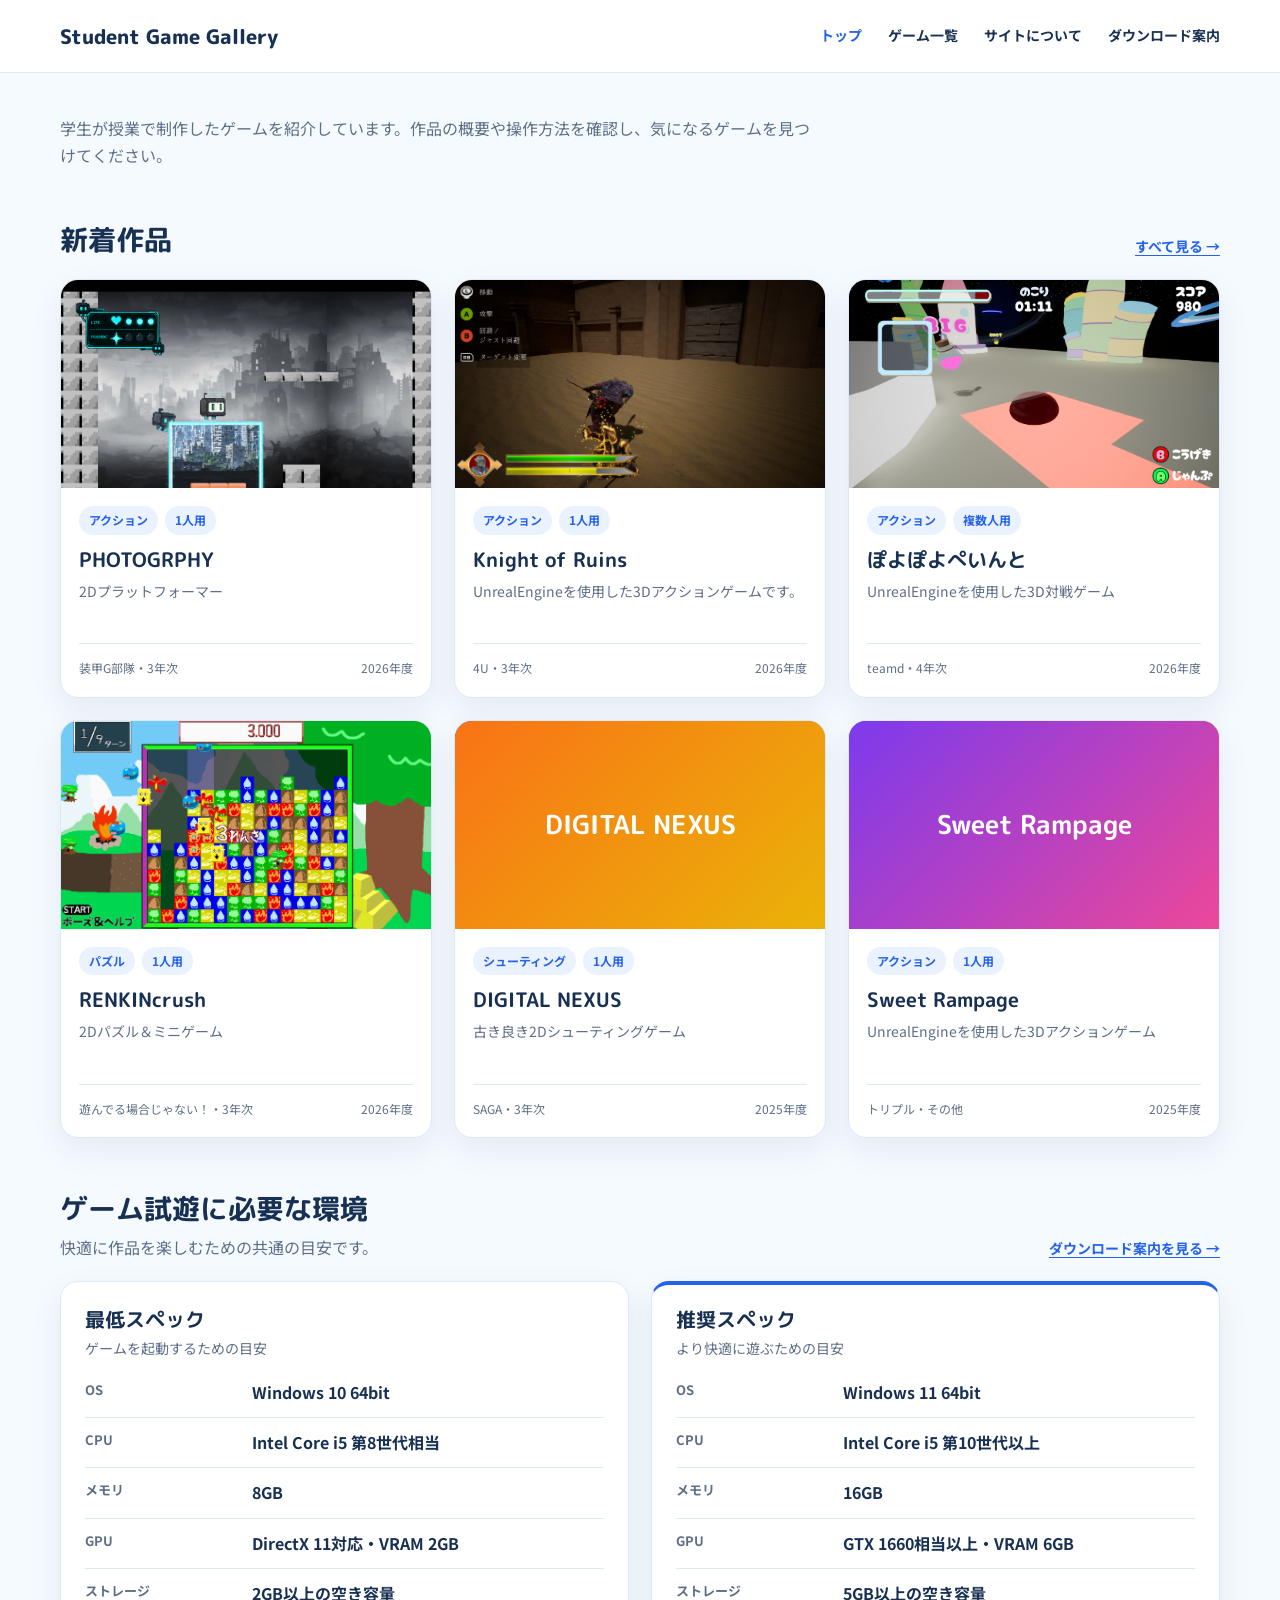
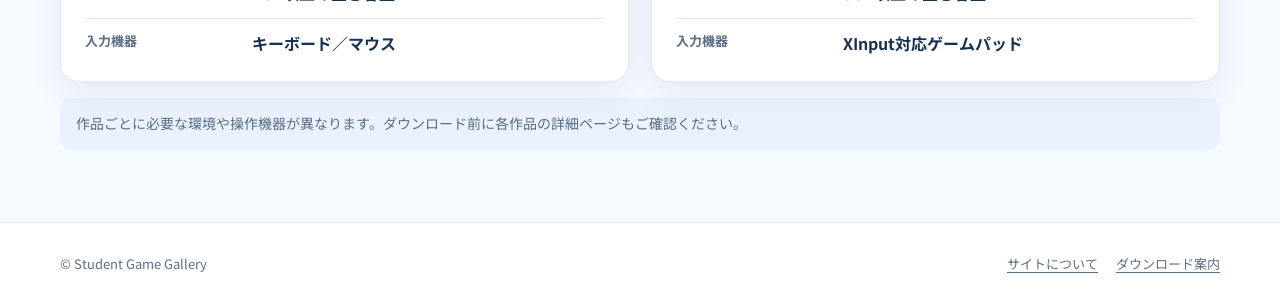
<file: index.html>
<!doctype html>
<html lang="ja">
<head>
  <meta charset="utf-8"><meta name="viewport" content="width=device-width, initial-scale=1">
  <title>Student Game Gallery</title>
  <meta name="description" content="授業で制作された学生ゲーム作品を紹介するギャラリーです。">
  <link rel="icon" type="image/svg+xml" href="data:image/svg+xml,%3Csvg xmlns='http://www.w3.org/2000/svg' viewBox='0 0 64 64'%3E%3Crect width='64' height='64' rx='16' fill='%232563eb'/%3E%3Cpath d='M19 24h26l6 18c1 4-4 7-7 4l-6-6H26l-6 6c-3 3-8 0-7-4l6-18Z' fill='white'/%3E%3Cpath d='M25 30v8M21 34h8' stroke='%232563eb' stroke-width='3' stroke-linecap='round'/%3E%3Ccircle cx='40' cy='32' r='2' fill='%23f59e0b'/%3E%3Ccircle cx='44' cy='37' r='2' fill='%23f59e0b'/%3E%3C/svg%3E">
  <link rel="stylesheet" href="assets/css/common.css"><link rel="stylesheet" href="assets/css/components.css"><link rel="stylesheet" href="assets/css/pages.css">
</head>
<body>
  <a class="skip-link" href="#main">本文へ移動</a>
  <header class="site-header"><div class="header-inner"><a class="site-title" href="index.html">Student Game Gallery</a><button class="nav-toggle" type="button" aria-label="メニューを開閉" aria-expanded="false" data-nav-toggle>☰</button><nav class="site-nav" aria-label="メインナビゲーション" data-site-nav><a href="index.html" aria-current="page">トップ</a><a href="games.html">ゲーム一覧</a><a href="about.html">サイトについて</a><a href="download-guide.html">ダウンロード案内</a></nav></div></header>
  <main class="page-main" id="main"><div class="container">
    <p class="home-intro">学生が授業で制作したゲームを紹介しています。作品の概要や操作方法を確認し、気になるゲームを見つけてください。</p>
    <section class="section" data-pickup-section><div class="section-heading"><h1>ピックアップ作品</h1><a class="section-link" href="games.html">ゲーム一覧を見る →</a></div><div class="game-grid" data-pickup-games><p class="loading">作品を読み込んでいます…</p></div></section>
    <section class="section"><div class="section-heading"><h2>新着作品</h2><a class="section-link" href="games.html">すべて見る →</a></div><div class="game-grid" data-recent-games><p class="loading">作品を読み込んでいます…</p></div></section>
    <section class="section system-requirements" aria-labelledby="system-requirements-heading">
      <div class="section-heading"><div><h2 id="system-requirements-heading">ゲーム試遊に必要な環境</h2><p>快適に作品を楽しむための共通の目安です。</p></div><a class="section-link" href="download-guide.html">ダウンロード案内を見る →</a></div>
      <div class="requirements-grid">
        <article class="requirement-card"><h3>最低スペック</h3><p class="requirement-label">ゲームを起動するための目安</p><dl class="requirement-list"><div><dt>OS</dt><dd>Windows 10 64bit</dd></div><div><dt>CPU</dt><dd>Intel Core i5 第8世代相当</dd></div><div><dt>メモリ</dt><dd>8GB</dd></div><div><dt>GPU</dt><dd>DirectX 11対応・VRAM 2GB</dd></div><div><dt>ストレージ</dt><dd>2GB以上の空き容量</dd></div><div><dt>入力機器</dt><dd>キーボード／マウス</dd></div></dl></article>
        <article class="requirement-card is-recommended"><h3>推奨スペック</h3><p class="requirement-label">より快適に遊ぶための目安</p><dl class="requirement-list"><div><dt>OS</dt><dd>Windows 11 64bit</dd></div><div><dt>CPU</dt><dd>Intel Core i5 第10世代以上</dd></div><div><dt>メモリ</dt><dd>16GB</dd></div><div><dt>GPU</dt><dd>GTX 1660相当以上・VRAM 6GB</dd></div><div><dt>ストレージ</dt><dd>5GB以上の空き容量</dd></div><div><dt>入力機器</dt><dd>XInput対応ゲームパッド</dd></div></dl></article>
      </div>
      <p class="requirements-note">作品ごとに必要な環境や操作機器が異なります。ダウンロード前に各作品の詳細ページもご確認ください。</p>
    </section>
  </div></main>
  <footer class="site-footer"><div class="footer-inner"><span class="copyright">© Student Game Gallery</span><div class="footer-links"><a href="about.html">サイトについて</a><a href="download-guide.html">ダウンロード案内</a></div></div></footer>
  <script src="assets/js/site.js" defer></script><script type="module" src="assets/js/home.js"></script>
</body>
</html>
</file>
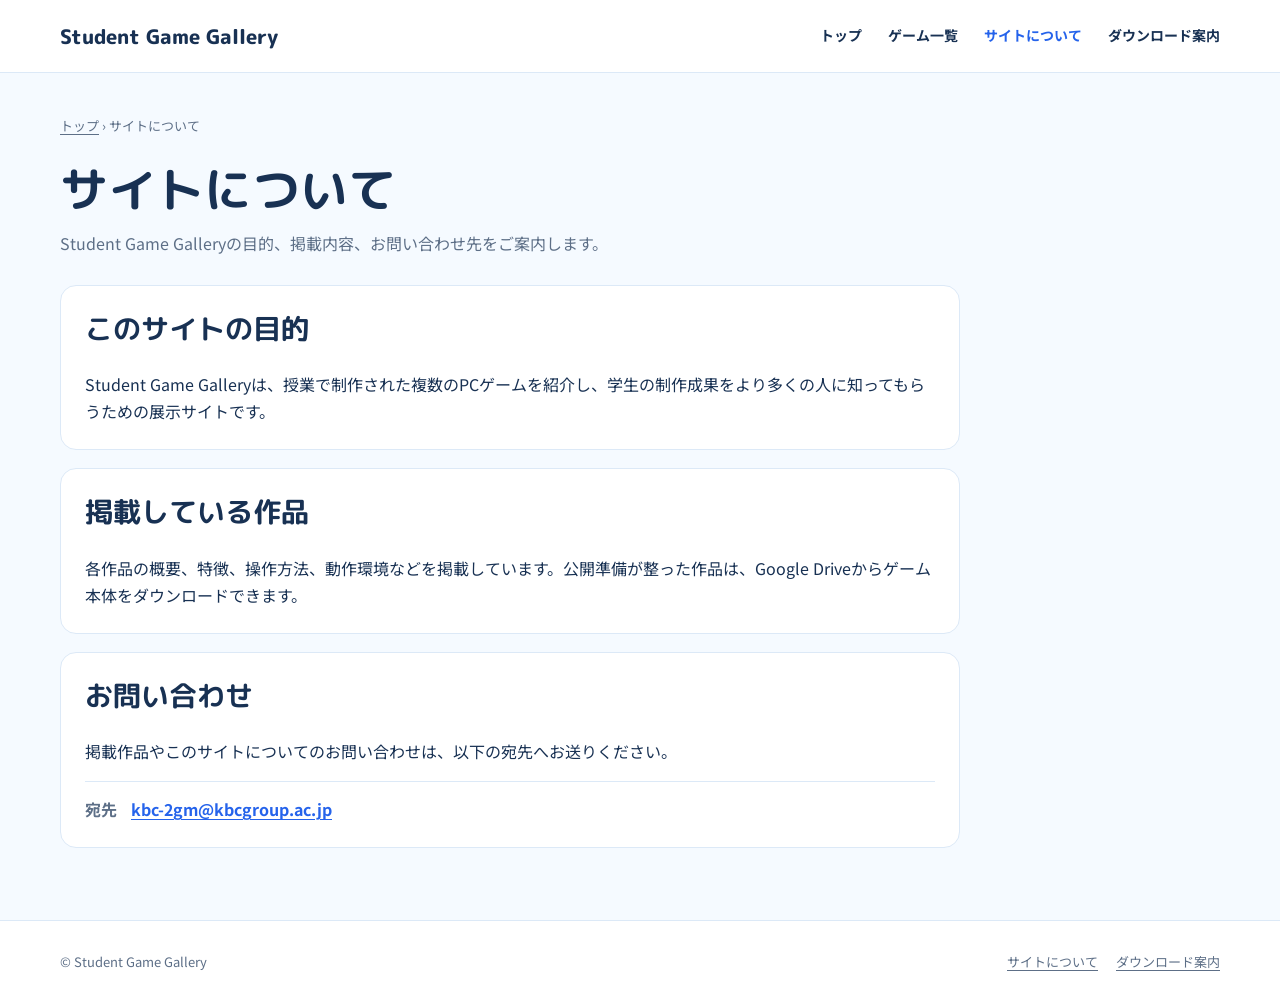
<file: about.html>
﻿<!doctype html>
<html lang="ja">
<head>
    <meta charset="utf-8">
    <meta name="viewport" content="width=device-width, initial-scale=1">
    <title>サイトについて | Student Game Gallery</title>
    <meta name="description" content="Student Game Galleryの目的と掲載情報について説明します。">
    <link rel="icon" type="image/svg+xml" href="data:image/svg+xml,%3Csvg xmlns='http://www.w3.org/2000/svg' viewBox='0 0 64 64'%3E%3Crect width='64' height='64' rx='16' fill='%232563eb'/%3E%3Cpath d='M19 24h26l6 18c1 4-4 7-7 4l-6-6H26l-6 6c-3 3-8 0-7-4l6-18Z' fill='white'/%3E%3C/svg%3E">
    <link rel="stylesheet" href="assets/css/common.css">
    <link rel="stylesheet" href="assets/css/components.css">
    <link rel="stylesheet" href="assets/css/pages.css">
</head>
<body>
    <a class="skip-link" href="#main">本文へ移動</a>
    <header class="site-header">
        <div class="header-inner">
            <a class="site-title" href="index.html">Student Game Gallery</a>
            <button class="nav-toggle" type="button" aria-label="メニューを開閉" aria-expanded="false" data-nav-toggle>☰</button>
            <nav class="site-nav" aria-label="メインナビゲーション" data-site-nav>
                <a href="index.html">トップ</a>
                <a href="games.html">ゲーム一覧</a>
                <a href="about.html" aria-current="page">サイトについて</a>
                <a href="download-guide.html">ダウンロード案内</a>
            </nav>
        </div>
    </header>
    <main class="page-main" id="main">
        <div class="container">
            <div class="breadcrumbs">
                <a href="index.html">トップ</a> › サイトについて
            </div>
            <div class="page-heading">
                <h1>サイトについて</h1>
                <p>Student Game Galleryの目的、掲載内容、お問い合わせ先をご案内します。</p>
            </div>
            <div class="content-stack about-content">
                <section class="panel">
                    <h2>このサイトの目的</h2>
                    <p>Student Game Galleryは、授業で制作された複数のPCゲームを紹介し、学生の制作成果をより多くの人に知ってもらうための展示サイトです。</p>
                </section>
                <section class="panel">
                    <h2>掲載している作品</h2>
                    <p>各作品の概要、特徴、操作方法、動作環境などを掲載しています。公開準備が整った作品は、Google Driveからゲーム本体をダウンロードできます。</p>
                </section>
                <section class="panel" aria-labelledby="contact-heading">
                    <h2 id="contact-heading">お問い合わせ</h2>
                    <p>掲載作品やこのサイトについてのお問い合わせは、以下の宛先へお送りください。</p>
                    <p class="contact-recipient"><strong>宛先</strong><a href="mailto:kbc-2gm@kbcgroup.ac.jp">kbc-2gm@kbcgroup.ac.jp</a></p>
                </section>
            </div>
        </div>
    </main>
    <footer class="site-footer">
        <div class="footer-inner">
            <span class="copyright">© Student Game Gallery</span>
            <div class="footer-links">
                <a href="about.html">サイトについて</a>
                <a href="download-guide.html">ダウンロード案内</a>
            </div>
        </div>
    </footer>
    <script src="assets/js/site.js" defer></script>
</body>
</html>
</file>
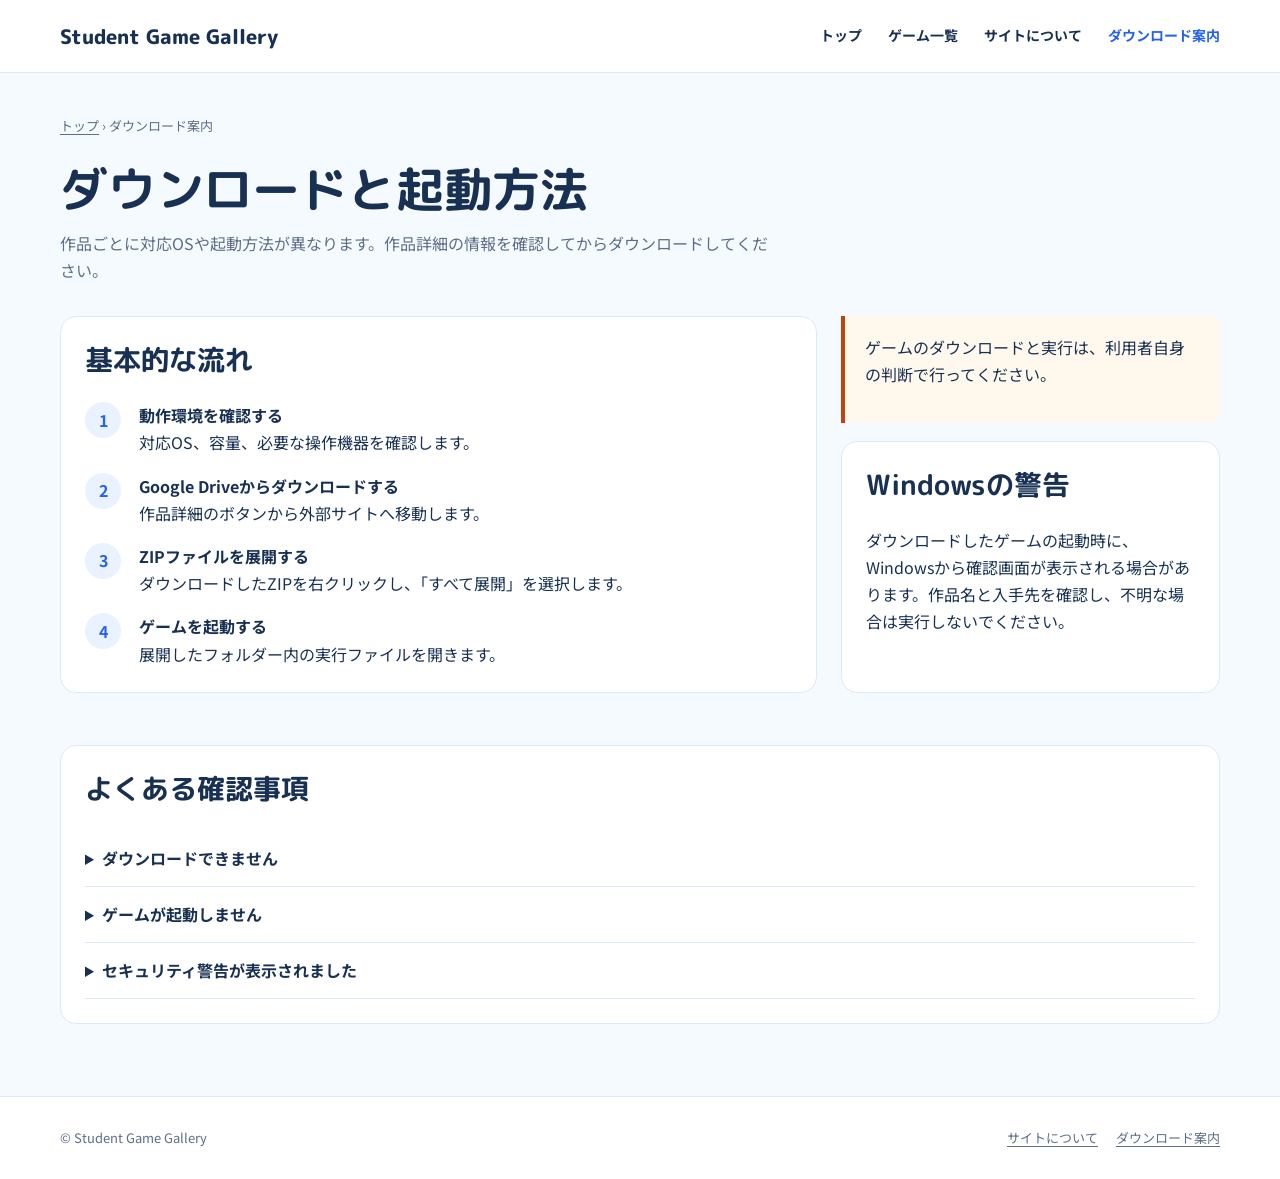
<file: download-guide.html>
<!doctype html>
<html lang="ja">
<head>
  <meta charset="utf-8"><meta name="viewport" content="width=device-width, initial-scale=1">
  <title>ダウンロード案内 | Student Game Gallery</title><meta name="description" content="ゲームのダウンロード、展開、起動方法と注意事項を説明します。">
  <link rel="icon" type="image/svg+xml" href="data:image/svg+xml,%3Csvg xmlns='http://www.w3.org/2000/svg' viewBox='0 0 64 64'%3E%3Crect width='64' height='64' rx='16' fill='%232563eb'/%3E%3Cpath d='M19 24h26l6 18c1 4-4 7-7 4l-6-6H26l-6 6c-3 3-8 0-7-4l6-18Z' fill='white'/%3E%3C/svg%3E">
  <link rel="stylesheet" href="assets/css/common.css"><link rel="stylesheet" href="assets/css/components.css"><link rel="stylesheet" href="assets/css/pages.css">
</head>
<body>
  <a class="skip-link" href="#main">本文へ移動</a><header class="site-header"><div class="header-inner"><a class="site-title" href="index.html">Student Game Gallery</a><button class="nav-toggle" type="button" aria-label="メニューを開閉" aria-expanded="false" data-nav-toggle>☰</button><nav class="site-nav" aria-label="メインナビゲーション" data-site-nav><a href="index.html">トップ</a><a href="games.html">ゲーム一覧</a><a href="about.html">サイトについて</a><a href="download-guide.html" aria-current="page">ダウンロード案内</a></nav></div></header>
  <main class="page-main" id="main"><div class="container"><div class="breadcrumbs"><a href="index.html">トップ</a> › ダウンロード案内</div><div class="page-heading"><h1>ダウンロードと起動方法</h1><p>作品ごとに対応OSや起動方法が異なります。作品詳細の情報を確認してからダウンロードしてください。</p></div><div class="guide-layout"><section class="panel"><h2>基本的な流れ</h2><ol class="steps"><li><strong>動作環境を確認する</strong><br>対応OS、容量、必要な操作機器を確認します。</li><li><strong>Google Driveからダウンロードする</strong><br>作品詳細のボタンから外部サイトへ移動します。</li><li><strong>ZIPファイルを展開する</strong><br>ダウンロードしたZIPを右クリックし、「すべて展開」を選択します。</li><li><strong>ゲームを起動する</strong><br>展開したフォルダー内の実行ファイルを開きます。</li></ol></section><aside class="content-stack"><div class="notice warning">ゲームのダウンロードと実行は、利用者自身の判断で行ってください。</div><section class="panel"><h2>Windowsの警告</h2><p>ダウンロードしたゲームの起動時に、Windowsから確認画面が表示される場合があります。作品名と入手先を確認し、不明な場合は実行しないでください。</p></section></aside></div><section class="section panel faq"><h2>よくある確認事項</h2><details><summary>ダウンロードできません</summary><p>Google Driveの画面でアクセス権限がないと表示される場合は、作品の公開準備中またはリンク設定の問題が考えられます。</p></details><details><summary>ゲームが起動しません</summary><p>ZIPを展開しているか、対応OSを満たしているか、作品固有の起動方法がないかを確認してください。</p></details><details><summary>セキュリティ警告が表示されました</summary><p>作品詳細と入手先を再確認してください。判断できない場合は実行を中止してください。</p></details></section></div></main>
  <footer class="site-footer"><div class="footer-inner"><span class="copyright">© Student Game Gallery</span><div class="footer-links"><a href="about.html">サイトについて</a><a href="download-guide.html">ダウンロード案内</a></div></div></footer><script src="assets/js/site.js" defer></script>
</body></html>
</file>
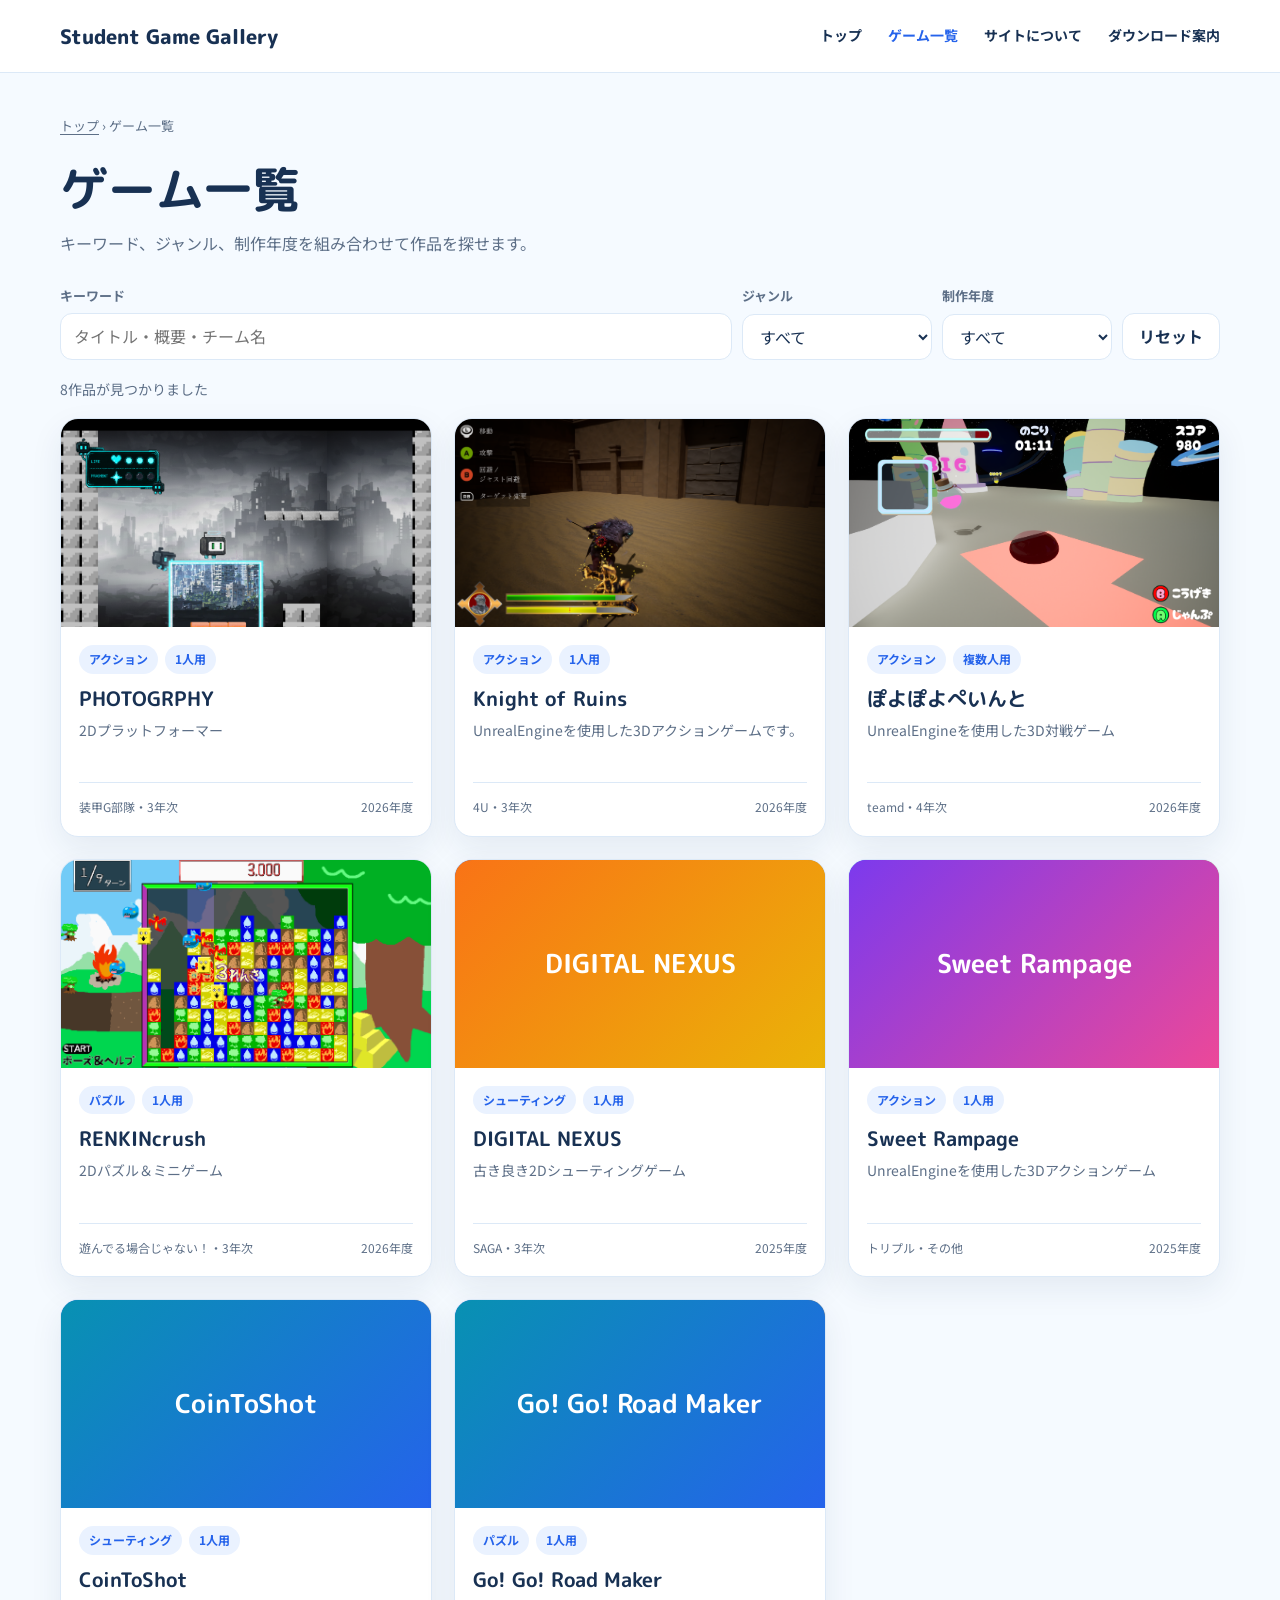
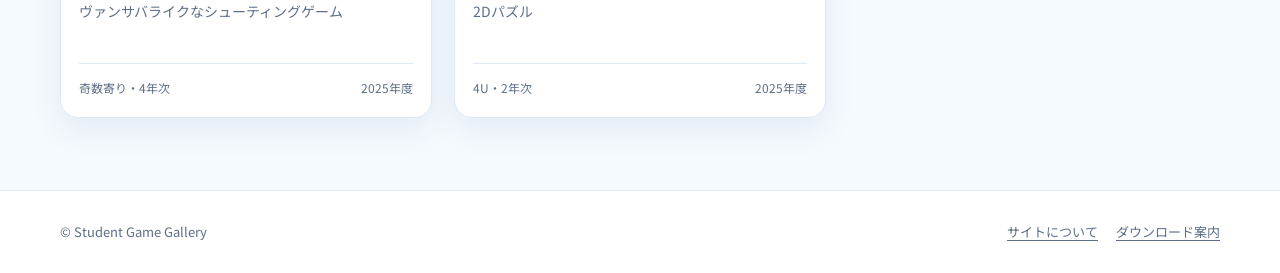
<file: games.html>
<!doctype html>
<html lang="ja">
<head>
  <meta charset="utf-8"><meta name="viewport" content="width=device-width, initial-scale=1">
  <title>ゲーム一覧 | Student Game Gallery</title><meta name="description" content="学生が制作したPCゲームを検索・閲覧できます。">
  <link rel="icon" type="image/svg+xml" href="data:image/svg+xml,%3Csvg xmlns='http://www.w3.org/2000/svg' viewBox='0 0 64 64'%3E%3Crect width='64' height='64' rx='16' fill='%232563eb'/%3E%3Cpath d='M19 24h26l6 18c1 4-4 7-7 4l-6-6H26l-6 6c-3 3-8 0-7-4l6-18Z' fill='white'/%3E%3C/svg%3E">
  <link rel="stylesheet" href="assets/css/common.css"><link rel="stylesheet" href="assets/css/components.css"><link rel="stylesheet" href="assets/css/pages.css">
</head>
<body>
  <a class="skip-link" href="#main">本文へ移動</a><header class="site-header"><div class="header-inner"><a class="site-title" href="index.html">Student Game Gallery</a><button class="nav-toggle" type="button" aria-label="メニューを開閉" aria-expanded="false" data-nav-toggle>☰</button><nav class="site-nav" aria-label="メインナビゲーション" data-site-nav><a href="index.html">トップ</a><a href="games.html" aria-current="page">ゲーム一覧</a><a href="about.html">サイトについて</a><a href="download-guide.html">ダウンロード案内</a></nav></div></header>
  <main class="page-main" id="main"><div class="container"><div class="breadcrumbs"><a href="index.html">トップ</a> › ゲーム一覧</div><div class="page-heading"><h1>ゲーム一覧</h1><p>キーワード、ジャンル、制作年度を組み合わせて作品を探せます。</p></div>
    <section aria-label="作品を検索"><div class="filters"><div class="field"><label for="search">キーワード</label><input id="search" type="search" placeholder="タイトル・概要・チーム名"></div><div class="field"><label for="genre">ジャンル</label><select id="genre"><option value="">すべて</option></select></div><div class="field"><label for="year">制作年度</label><select id="year"><option value="">すべて</option></select></div><button class="filter-reset" type="button" id="reset-filters">リセット</button></div><p class="result-count" aria-live="polite" data-result-count>作品を読み込んでいます…</p><div class="game-grid" data-games-grid></div></section>
  </div></main>
  <footer class="site-footer"><div class="footer-inner"><span class="copyright">© Student Game Gallery</span><div class="footer-links"><a href="about.html">サイトについて</a><a href="download-guide.html">ダウンロード案内</a></div></div></footer>
  <script src="assets/js/site.js" defer></script><script type="module" src="assets/js/games.js"></script>
</body></html>
</file>
<file: assets/css/common.css>
@import url("https://fonts.googleapis.com/css2?family=M+PLUS+Rounded+1c:wght@700;800&family=Noto+Sans+JP:wght@400;500;700&display=swap");

:root {
  --color-primary: #2563eb;
  --color-primary-hover: #1d4ed8;
  --color-accent: #f59e0b;
  --color-page: #f5faff;
  --color-surface: #ffffff;
  --color-text: #183153;
  --color-muted: #5d6f87;
  --color-border: #dce9f7;
  --color-soft: #eaf2ff;
  --color-success: #15803d;
  --color-warning: #c2410c;
  --color-error: #b91c1c;
  --font-heading: "M PLUS Rounded 1c", "Yu Gothic", sans-serif;
  --font-body: "Noto Sans JP", "Yu Gothic", "Meiryo", sans-serif;
  --shadow-card: 0 12px 32px rgba(24, 49, 83, 0.08);
  --content-width: 1160px;
}

* { box-sizing: border-box; }
html { scroll-behavior: smooth; }
body {
  margin: 0;
  background: var(--color-page);
  color: var(--color-text);
  font-family: var(--font-body);
  font-size: 1rem;
  line-height: 1.7;
}
img { display: block; max-width: 100%; }
a { color: var(--color-primary); text-underline-offset: 0.2em; }
a:hover { color: var(--color-primary-hover); }
button, input, select { font: inherit; }
button, a { -webkit-tap-highlight-color: transparent; }
:focus-visible { outline: 3px solid rgba(37, 99, 235, 0.35); outline-offset: 3px; }
h1, h2, h3 { margin-top: 0; font-family: var(--font-heading); line-height: 1.35; }
h1 { font-size: clamp(2rem, 5vw, 3rem); }
h2 { font-size: clamp(1.5rem, 3vw, 1.75rem); }
h3 { font-size: 1.25rem; }
p { margin-top: 0; }

.skip-link { position: fixed; top: 8px; left: 8px; z-index: 100; transform: translateY(-160%); padding: 10px 14px; border-radius: 8px; background: var(--color-primary); color: #fff; }
.skip-link:focus { transform: none; }
.site-header { position: relative; z-index: 10; border-bottom: 1px solid var(--color-border); background: rgba(255, 255, 255, 0.96); }
.header-inner { display: flex; min-height: 72px; align-items: center; justify-content: space-between; gap: 24px; width: min(calc(100% - 40px), var(--content-width)); margin: 0 auto; }
.site-title { color: var(--color-text); font-family: var(--font-heading); font-size: 1.25rem; font-weight: 800; text-decoration: none; }
.site-nav { display: flex; align-items: center; gap: 26px; }
.site-nav a { color: var(--color-text); font-size: 0.875rem; font-weight: 700; text-decoration: none; }
.site-nav a[aria-current="page"], .site-nav a:hover { color: var(--color-primary); }
.nav-toggle { display: none; min-width: 44px; min-height: 44px; border: 1px solid var(--color-border); border-radius: 10px; background: var(--color-surface); color: var(--color-text); }
.container { width: min(calc(100% - 40px), var(--content-width)); margin-inline: auto; }
.page-main { min-height: 65vh; padding-block: 42px 72px; }
.page-heading { margin-bottom: 28px; }
.page-heading h1 { margin-bottom: 8px; }
.page-heading p { max-width: 720px; margin-bottom: 0; color: var(--color-muted); }
.breadcrumbs { margin-bottom: 20px; color: var(--color-muted); font-size: 0.8125rem; }
.breadcrumbs a { color: inherit; }
.site-footer { padding-block: 30px; border-top: 1px solid var(--color-border); background: var(--color-surface); }
.footer-inner { display: flex; align-items: center; justify-content: space-between; gap: 20px; width: min(calc(100% - 40px), var(--content-width)); margin: 0 auto; }
.footer-links { display: flex; flex-wrap: wrap; gap: 18px; }
.footer-links a, .copyright { color: var(--color-muted); font-size: 0.8125rem; }
.loading, .empty-state, .error-state { padding: 28px; border: 1px solid var(--color-border); border-radius: 14px; background: var(--color-surface); text-align: center; }
.error-state { border-color: rgba(185, 28, 28, 0.25); color: var(--color-error); }
.visually-hidden { position: absolute !important; width: 1px !important; height: 1px !important; padding: 0 !important; margin: -1px !important; overflow: hidden !important; clip: rect(0, 0, 0, 0) !important; white-space: nowrap !important; border: 0 !important; }

@media (max-width: 760px) {
  .header-inner, .container, .footer-inner { width: min(calc(100% - 32px), var(--content-width)); }
  .header-inner { min-height: 64px; }
  .nav-toggle { display: inline-grid; place-items: center; }
  .site-nav { position: absolute; top: 64px; left: 0; right: 0; display: none; padding: 16px; border-bottom: 1px solid var(--color-border); background: var(--color-surface); box-shadow: var(--shadow-card); }
  .site-nav.is-open { display: grid; }
  .site-nav a { min-height: 44px; display: flex; align-items: center; padding-inline: 8px; }
  .page-main { padding-block: 28px 52px; }
  .footer-inner { align-items: flex-start; flex-direction: column; }
}

@media (prefers-reduced-motion: reduce) {
  *, *::before, *::after { scroll-behavior: auto !important; transition-duration: 0.01ms !important; animation-duration: 0.01ms !important; animation-iteration-count: 1 !important; }
}
</file>
<file: assets/css/components.css>
.section { margin-top: 52px; }
.section:first-child { margin-top: 0; }
.section-heading { display: flex; align-items: end; justify-content: space-between; gap: 20px; margin-bottom: 20px; }
.section-heading h1, .section-heading h2 { margin-bottom: 0; }
.section-link { font-size: 0.875rem; font-weight: 700; }
.game-grid { display: grid; grid-template-columns: repeat(3, minmax(0, 1fr)); gap: 22px; }
.game-card { min-width: 0; overflow: hidden; border: 1px solid var(--color-border); border-radius: 18px; background: var(--color-surface); box-shadow: var(--shadow-card); }
.game-card a { color: inherit; text-decoration: none; }
.game-card a:hover .game-card-title { color: var(--color-primary); }
.game-card-media, .game-image-placeholder { display: grid; width: 100%; aspect-ratio: 16 / 9; place-items: center; overflow: hidden; background: linear-gradient(135deg, var(--placeholder-a, #2563eb), var(--placeholder-b, #f59e0b)); color: #fff; }
.game-card-media img { width: 100%; height: 100%; object-fit: cover; }
.game-image-placeholder strong { padding: 20px; font-family: var(--font-heading); font-size: clamp(1.15rem, 3vw, 1.6rem); text-align: center; }
.game-card-body { padding: 18px; }
.tag-list { display: flex; flex-wrap: wrap; gap: 7px; margin: 0 0 11px; padding: 0; list-style: none; }
.tag { padding: 4px 10px; border-radius: 999px; background: var(--color-soft); color: var(--color-primary); font-size: 0.75rem; font-weight: 700; }
.tag.is-pickup { background: #fff4d6; color: #8a5300; }
.game-card-title { margin-bottom: 7px; transition: color 160ms ease; }
.game-card-summary { display: -webkit-box; min-height: 3.4em; margin-bottom: 16px; overflow: hidden; color: var(--color-muted); font-size: 0.875rem; -webkit-box-orient: vertical; -webkit-line-clamp: 2; }
.game-card-meta { display: flex; justify-content: space-between; gap: 12px; padding-top: 14px; border-top: 1px solid var(--color-border); color: var(--color-muted); font-size: 0.75rem; }
.button { display: inline-flex; min-height: 46px; align-items: center; justify-content: center; gap: 8px; padding: 10px 20px; border: 1px solid var(--color-primary); border-radius: 12px; background: var(--color-primary); color: #fff; font-weight: 700; text-decoration: none; }
.button:hover { background: var(--color-primary-hover); color: #fff; }
.button.secondary { border-color: var(--color-border); background: var(--color-surface); color: var(--color-text); }
.button.secondary:hover { border-color: var(--color-primary); background: var(--color-soft); color: var(--color-primary); }
.button[aria-disabled="true"], .button:disabled { border-color: #b8c4d4; background: #b8c4d4; cursor: not-allowed; }
.panel { padding: 24px; border: 1px solid var(--color-border); border-radius: 16px; background: var(--color-surface); }
.notice { padding: 18px 20px; border-left: 4px solid var(--color-primary); border-radius: 0 12px 12px 0; background: var(--color-soft); }
.notice.warning { border-color: var(--color-warning); background: #fff8ed; }
.steps { display: grid; gap: 16px; margin: 0; padding: 0; list-style: none; counter-reset: step; }
.steps li { position: relative; min-height: 40px; padding-left: 54px; counter-increment: step; }
.steps li::before { position: absolute; top: 0; left: 0; display: grid; width: 36px; height: 36px; place-items: center; border-radius: 50%; background: var(--color-soft); color: var(--color-primary); content: counter(step); font-weight: 700; }

@media (max-width: 900px) { .game-grid { grid-template-columns: repeat(2, minmax(0, 1fr)); } }
@media (max-width: 600px) {
  .section { margin-top: 38px; }
  .section-heading { align-items: flex-start; flex-direction: column; gap: 8px; }
  .game-grid { grid-template-columns: 1fr; }
}
</file>
<file: assets/css/pages.css>
.home-intro { max-width: 760px; margin-bottom: 28px; color: var(--color-muted); }
.system-requirements .section-heading > div p { margin: 6px 0 0; color: var(--color-muted); }
.requirements-grid { display: grid; grid-template-columns: repeat(2, minmax(0, 1fr)); gap: 22px; }
.requirement-card { overflow: hidden; padding: 24px; border: 1px solid var(--color-border); border-radius: 18px; background: var(--color-surface); box-shadow: var(--shadow-card); }
.requirement-card.is-recommended { border-top: 4px solid var(--color-primary); padding-top: 21px; }
.requirement-card h3 { margin-bottom: 4px; }
.requirement-label { margin-bottom: 18px; color: var(--color-muted); font-size: 0.875rem; }
.requirement-list { margin: 0; }
.requirement-list div { display: grid; grid-template-columns: minmax(100px, 0.6fr) minmax(0, 1.4fr); gap: 16px; padding: 11px 0; border-bottom: 1px solid var(--color-border); }
.requirement-list div:first-child { padding-top: 0; }
.requirement-list div:last-child { padding-bottom: 0; border-bottom: 0; }
.requirement-list dt { color: var(--color-muted); font-size: 0.8125rem; font-weight: 700; }
.requirement-list dd { margin: 0; font-weight: 700; }
.requirements-note { margin: 16px 0 0; padding: 14px 16px; border-radius: 12px; background: var(--color-soft); color: var(--color-muted); font-size: 0.875rem; }
.about-content { max-width: 900px; }
.about-content .panel > :last-child { margin-bottom: 0; }
.contact-recipient { display: flex; flex-wrap: wrap; gap: 6px 14px; padding-top: 14px; border-top: 1px solid var(--color-border); color: var(--color-muted); }
.contact-recipient a { font-weight: 700; }
.filters { display: grid; grid-template-columns: minmax(220px, 1fr) 190px 170px auto; gap: 10px; margin-bottom: 18px; }
.field { display: grid; gap: 6px; }
.field label { color: var(--color-muted); font-size: 0.8125rem; font-weight: 700; }
.field input, .field select { min-height: 46px; width: 100%; padding: 9px 13px; border: 1px solid var(--color-border); border-radius: 12px; background: var(--color-surface); color: var(--color-text); }
.filter-reset { align-self: end; min-height: 46px; padding: 9px 16px; border: 1px solid var(--color-border); border-radius: 12px; background: var(--color-surface); color: var(--color-text); font-weight: 700; }
.result-count { margin-bottom: 16px; color: var(--color-muted); font-size: 0.875rem; }
.detail-header { display: grid; grid-template-columns: minmax(0, 1.45fr) minmax(280px, 0.85fr); gap: 30px; }
.detail-main-image { min-width: 0; }
.media-gallery { display: grid; gap: 10px; }
.gallery-viewer { overflow: hidden; aspect-ratio: 16 / 9; border: 1px solid var(--color-border); border-radius: 18px; background: #000; }
.gallery-viewer > img { display: block; width: 100%; height: 100%; object-fit: cover; }
.gallery-viewer > iframe, .gallery-viewer > video { display: block; width: 100%; height: 100%; border: 0; }
.gallery-viewer > p { display: grid; height: 100%; margin: 0; place-items: center; }
.gallery-viewer > p a { color: #fff; }
.gallery-thumbnails { display: flex; gap: 10px; overflow-x: auto; padding: 2px 2px 8px; scrollbar-width: thin; }
.gallery-thumbnail { position: relative; flex: 0 0 126px; overflow: hidden; aspect-ratio: 16 / 9; padding: 0; border: 3px solid transparent; border-radius: 8px; background: #111827; cursor: pointer; opacity: .72; transition: border-color .15s ease, opacity .15s ease, transform .15s ease; }
.gallery-thumbnail:hover { opacity: 1; transform: translateY(-1px); }
.gallery-thumbnail:focus-visible { outline: 3px solid var(--color-primary); outline-offset: 2px; }
.gallery-thumbnail.is-active { border-color: var(--color-primary); opacity: 1; }
.gallery-thumbnail img { display: block; width: 100%; height: 100%; object-fit: cover; }
.gallery-play { position: absolute; inset: 50% auto auto 50%; display: grid; width: 38px; aspect-ratio: 1; border-radius: 50%; color: #fff; background: rgb(0 0 0 / 72%); place-items: center; transform: translate(-50%, -50%); }
.detail-summary { align-content: start; display: grid; gap: 16px; }
.detail-summary h1 { margin-bottom: 0; }
.detail-description { color: var(--color-muted); }
.facts { display: grid; grid-template-columns: 1fr 1fr; gap: 10px; }
.fact { padding: 12px; border-radius: 12px; background: var(--color-soft); }
.fact dt { color: var(--color-muted); font-size: 0.75rem; }
.fact dd { margin: 2px 0 0; font-weight: 700; }
.download-meta { margin: -8px 0 0; color: var(--color-muted); font-size: 0.8125rem; }
.detail-layout, .guide-layout { display: grid; grid-template-columns: minmax(0, 1.5fr) minmax(260px, 0.75fr); gap: 24px; margin-top: 32px; }
.content-stack { display: grid; gap: 18px; }
.feature-list { display: grid; gap: 12px; margin: 0; padding-left: 22px; }
.control-list { margin: 0; padding: 0; list-style: none; }
.control-list li { display: flex; justify-content: space-between; gap: 20px; padding: 9px 0; border-bottom: 1px solid var(--color-border); }
.control-list li:last-child { border-bottom: 0; }
.faq details { padding: 14px 0; border-bottom: 1px solid var(--color-border); }
.faq summary { font-weight: 700; }
.faq details p { margin: 10px 0 0; color: var(--color-muted); }

@media (max-width: 820px) {
  .filters { grid-template-columns: 1fr 1fr; }
  .field:first-child { grid-column: 1 / -1; }
  .requirements-grid { grid-template-columns: 1fr; }
  .detail-header, .detail-layout, .guide-layout { grid-template-columns: 1fr; }
}
@media (max-width: 500px) {
  .filters { grid-template-columns: 1fr; }
  .field:first-child { grid-column: auto; }
  .requirement-list div { grid-template-columns: 1fr; gap: 2px; }
  .facts { grid-template-columns: 1fr; }
  .control-list li { align-items: flex-start; flex-direction: column; gap: 2px; }
}
</file>
